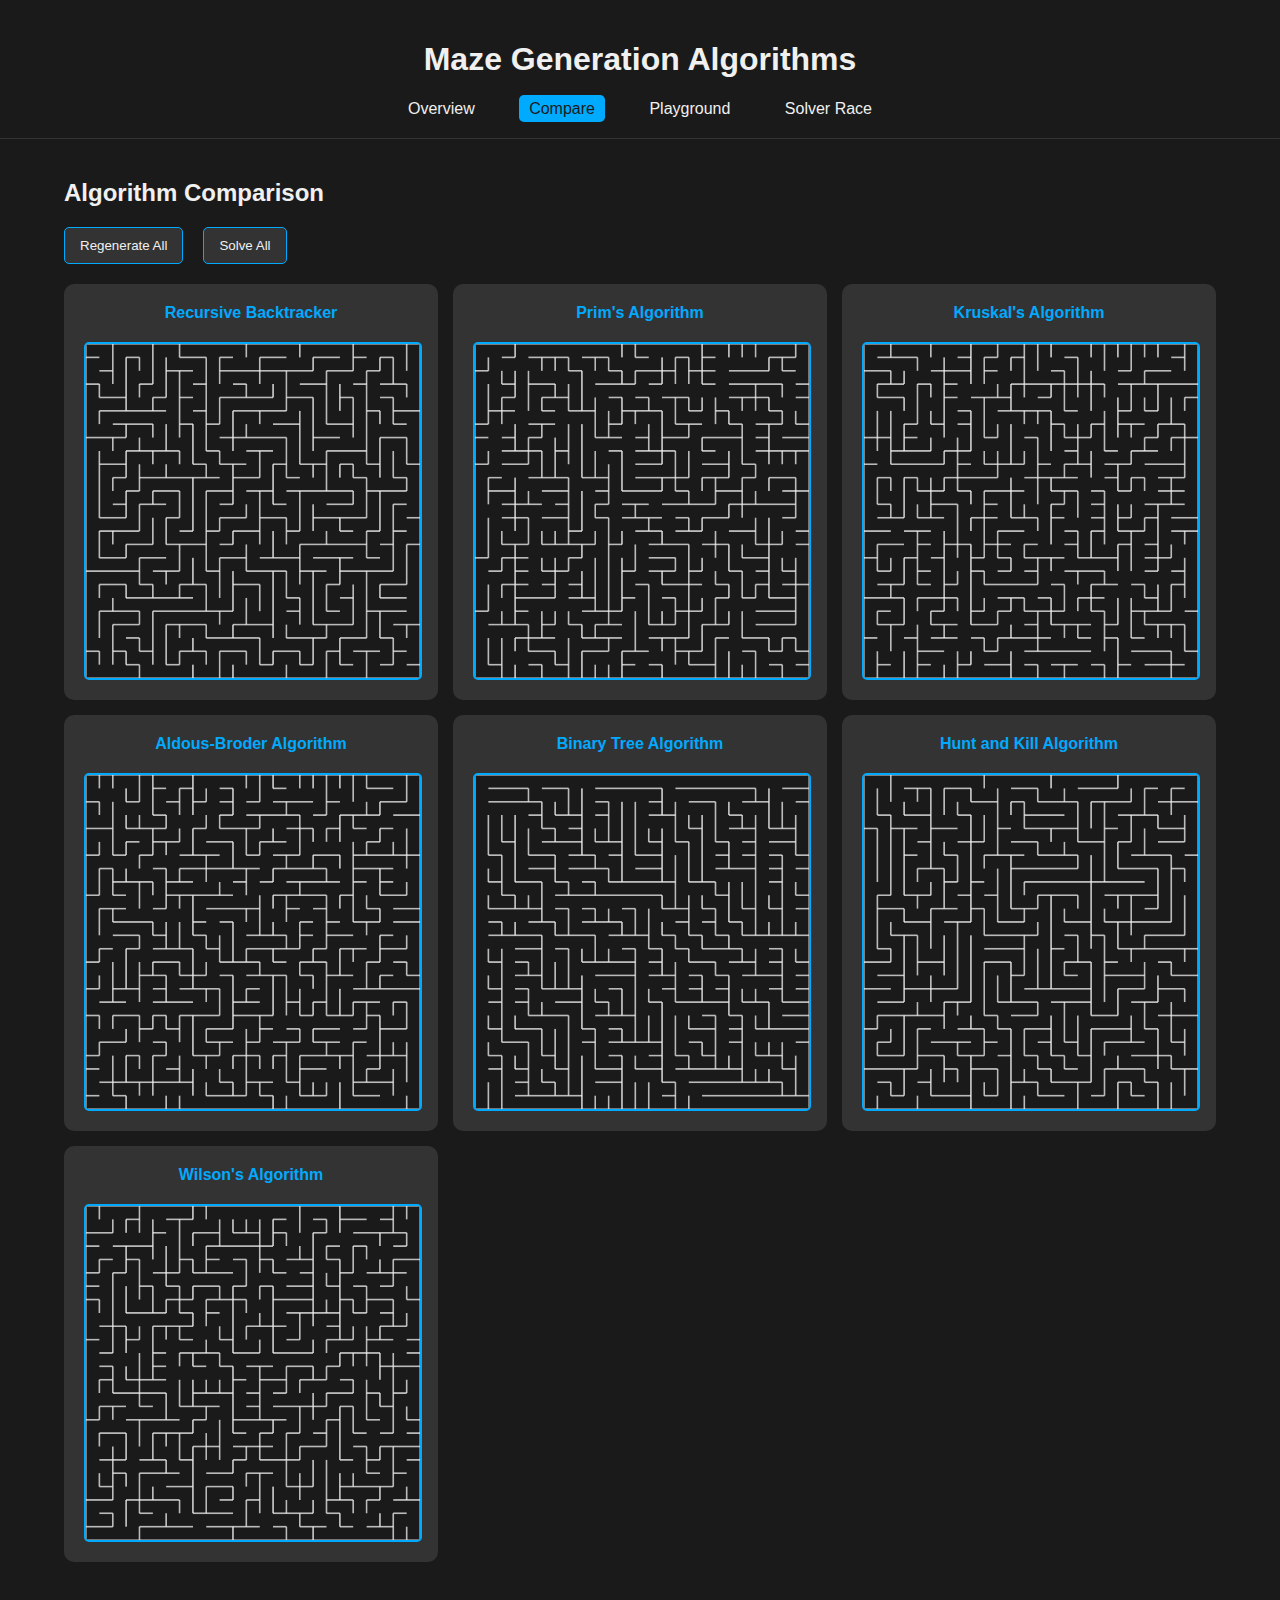
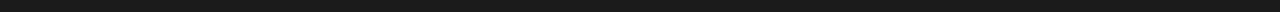
<file: compare.html>
<!DOCTYPE html>
<html lang="en">
<head>
    <meta charset="UTF-8">
    <meta name="viewport" content="width=device-width, initial-scale=1.0">
    <title>Compare Mazes</title>
    <link rel="preconnect" href="https://fonts.googleapis.com">
    <link rel="preconnect" href="https://fonts.gstatic.com" crossorigin>
    <link href="https://fonts.googleapis.com/css2?family=Poppins:wght@300;400;600&display=swap" rel="stylesheet">
    <link rel="stylesheet" href="css/style.css">
</head>
<body>
    <header>
        <h1>Maze Generation Algorithms</h1>
        <nav>
            <a href="index.html">Overview</a>
            <a href="compare.html" class="active">Compare</a>
            <a href="playground.html">Playground</a>
            <a href="solver-race.html">Solver Race</a>
        </nav>
    </header>
    <main>
        <h2>Algorithm Comparison</h2>
        <div class="controls">
            <button id="regenerate-all-btn">Regenerate All</button>
            <button id="solve-all-btn">Solve All</button>
        </div>
        <div id="compare-grid">
            <!-- Comparison grid will be dynamically inserted here -->
        </div>
    </main>
    <script src="js/compare.js" type="module"></script>
</body>
</html>
</file>
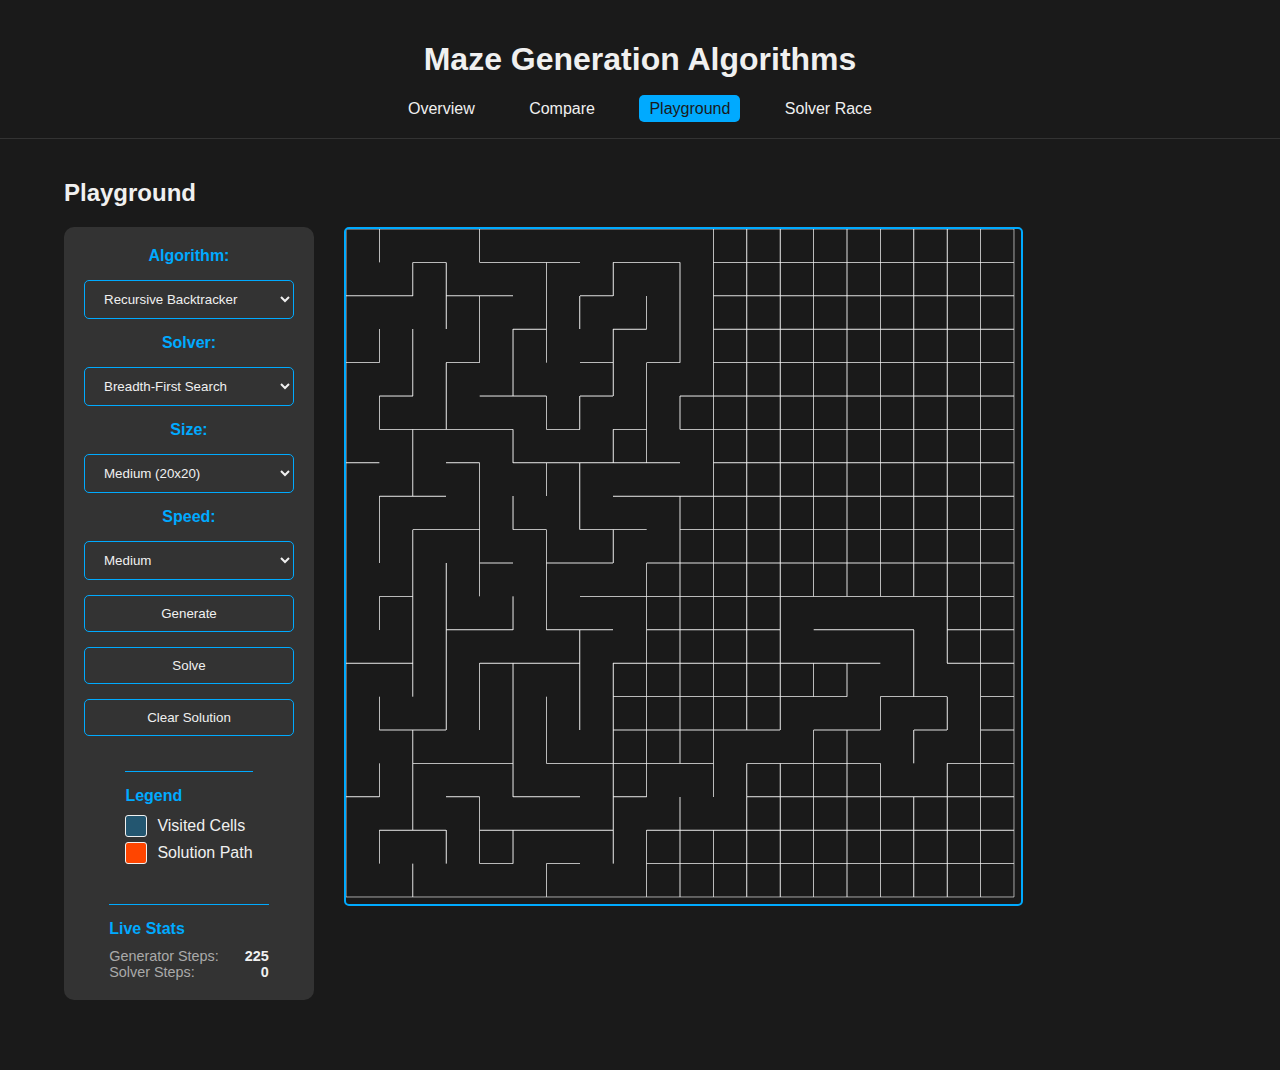
<file: playground.html>
<!DOCTYPE html>
<html lang="en">
<head>
    <meta charset="UTF-8">
    <meta name="viewport" content="width=device-width, initial-scale=1.0">
    <title>Playground</title>
    <link rel="stylesheet" href="css/style.css">
</head>
<body>
    <header>
        <h1>Maze Generation Algorithms</h1>
        <nav>
            <a href="index.html">Overview</a>
            <a href="compare.html">Compare</a>
            <a href="playground.html" class="active">Playground</a>
            <a href="solver-race.html">Solver Race</a>
        </nav>
    </header>
    <main>
        <h2>Playground</h2>
        <div id="playground-container">
            <div class="controls">
                <label for="algorithm-select">Algorithm:</label>
                <select id="algorithm-select"></select>

                <label for="solver-select">Solver:</label>
                <select id="solver-select"></select>

                <label for="size-select">Size:</label>
                <select id="size-select">
                    <option value="10">Small (10x10)</option>
                    <option value="20" selected>Medium (20x20)</option>
                    <option value="40">Large (40x40)</option>
                </select>

                <label for="speed-select">Speed:</label>
                <select id="speed-select">
                    <option value="1">Slow</option>
                    <option value="5" selected>Medium</option>
                    <option value="25">Fast</option>
                </select>

                <button id="generate-btn">Generate</button>
                <button id="solve-btn">Solve</button>
                <button id="clear-solution-btn">Clear Solution</button>

                <div id="legend">
                    <h4>Legend</h4>
                    <div class="legend-item">
                        <div class="legend-color" style="background-color: var(--visited-color);"></div>
                        <span>Visited Cells</span>
                    </div>
                    <div class="legend-item">
                        <div class="legend-color" style="background-color: var(--solution-color);"></div>
                        <span>Solution Path</span>
                    </div>
                </div>

                <div id="stats-container">
                    <h4>Live Stats</h4>
                    <div class="stats-item">
                        <span>Generator Steps:</span>
                        <span id="gen-steps">0</span>
                    </div>
                    <div class="stats-item">
                        <span>Solver Steps:</span>
                        <span id="solve-steps">0</span>
                    </div>
                </div>
            </div>
            <canvas id="maze-canvas"></canvas>
        </div>
    </main>
    <script src="js/playground.js" type="module"></script>
</body>
</html>
</file>
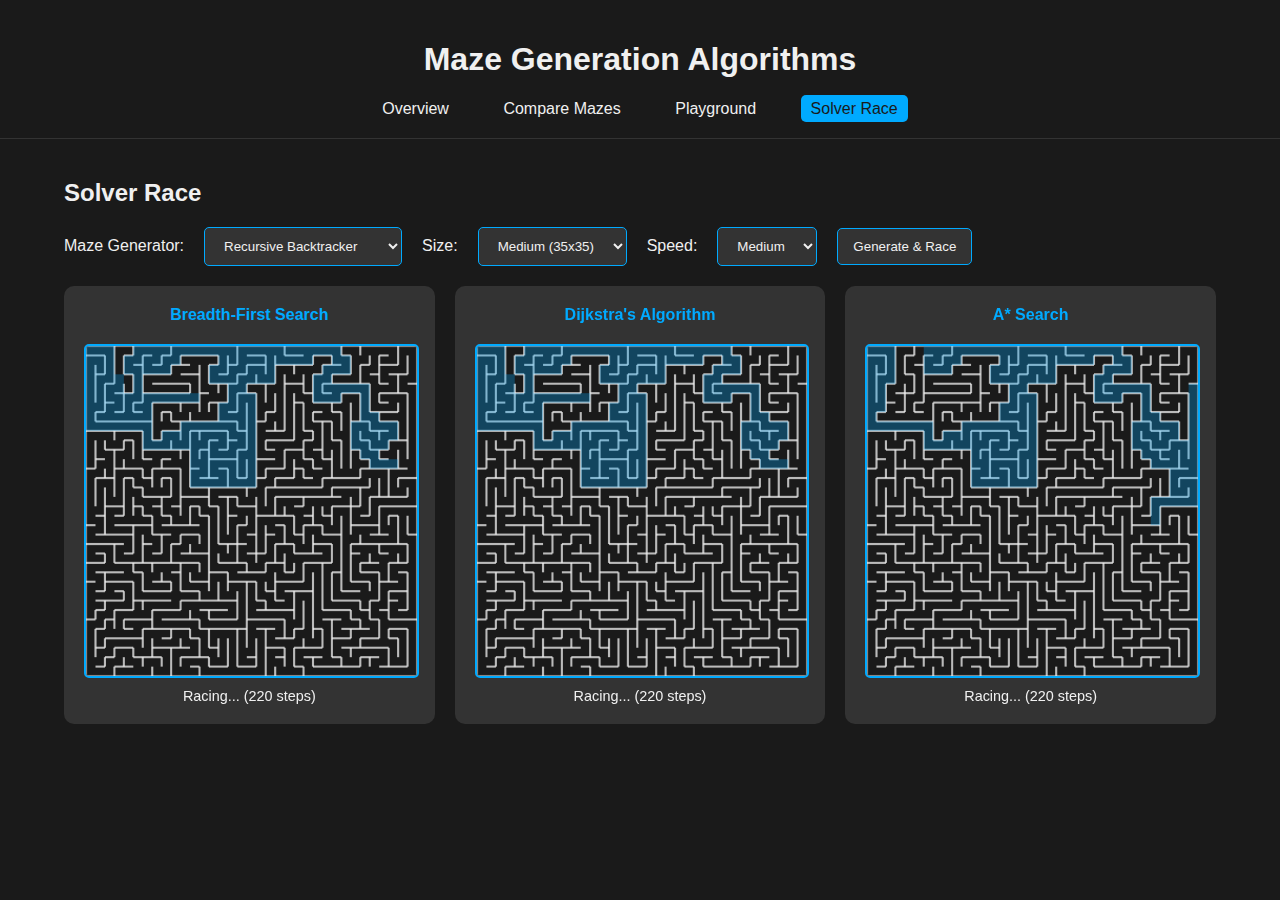
<file: solver-race.html>
<!DOCTYPE html>
<html lang="en">
<head>
    <meta charset="UTF-8">
    <meta name="viewport" content="width=device-width, initial-scale=1.0">
    <title>Solver Race</title>
    <link rel="stylesheet" href="css/style.css">
</head>
<body>
    <header>
        <h1>Maze Generation Algorithms</h1>
        <nav>
            <a href="index.html">Overview</a>
            <a href="compare.html">Compare Mazes</a>
            <a href="playground.html">Playground</a>
            <a href="solver-race.html" class="active">Solver Race</a>
        </nav>
    </header>
    <main>
        <h2>Solver Race</h2>
        <div class="controls">
            <label for="algorithm-select">Maze Generator:</label>
            <select id="algorithm-select"></select>

            <label for="size-select">Size:</label>
            <select id="size-select">
                <option value="20">Small (20x20)</option>
                <option value="35" selected>Medium (35x35)</option>
                <option value="50">Large (50x50)</option>
            </select>

            <label for="speed-select">Speed:</label>
            <select id="speed-select">
                <option value="1">Slow</option>
                <option value="5" selected>Medium</option>
                <option value="25">Fast</option>
            </select>

            <button id="race-btn">Generate & Race</button>
        </div>
        <div id="solver-grid" class="solver-race-grid">
            <!-- Solver comparisons will be dynamically inserted here -->
        </div>
    </main>
    <script src="js/solver-race.js" type="module"></script>
</body>
</html>
</file>
<file: css/style.css>
:root {
    --background-color: #1a1a1a;
    --text-color: #f0f0f0;
    --primary-color: #00aaff;
    --secondary-color: #333;
    --wall-color: #f0f0f0;
    --path-color: #1a1a1a;
    --solution-color: #ff4500;
    --visited-color: rgba(0, 170, 255, 0.3);
}

body {
    background-color: var(--background-color);
    color: var(--text-color);
    font-family: -apple-system, BlinkMacSystemFont, "Segoe UI", Roboto, Helvetica, Arial, sans-serif;
    margin: 0;
    display: flex;
    flex-direction: column;
    align-items: center;
}

header {
    width: 100%;
    text-align: center;
    padding: 20px 0;
    border-bottom: 1px solid var(--secondary-color);
}

nav {
    margin-top: 10px;
}

nav a {
    color: var(--text-color);
    text-decoration: none;
    margin: 0 15px;
    padding: 5px 10px;
    border-radius: 5px;
    transition: background-color 0.3s;
}

nav a.active, nav a:hover {
    background-color: var(--primary-color);
    color: var(--background-color);
}

main {
    width: 90%;
    max-width: 1200px;
    margin-top: 20px;
    padding-bottom: 50px;
}

canvas {
    background-color: var(--path-color);
    border: 2px solid var(--primary-color);
    border-radius: 5px;
    margin-top: 20px;
}

.controls {
    display: flex;
    gap: 20px;
    align-items: center;
    margin-bottom: 20px;
}

button, select {
    background-color: var(--secondary-color);
    color: var(--text-color);
    border: 1px solid var(--primary-color);
    padding: 10px 15px;
    border-radius: 5px;
    cursor: pointer;
    transition: background-color 0.3s;
}

button:hover, select:hover {
    background-color: var(--primary-color);
    color: var(--background-color);
}

#overview-container {
    display: grid;
    grid-template-columns: repeat(auto-fit, minmax(500px, 1fr));
    gap: 20px;
}

.algorithm-card {
    background-color: var(--secondary-color);
    padding: 20px;
    border-radius: 10px;
}

.algorithm-card h3 {
    margin-top: 0;
    color: var(--primary-color);
}

.mini-playground {
    display: flex;
    flex-direction: column;
    align-items: center;
    gap: 10px;
}

#compare-grid {
    display: grid;
    grid-template-columns: repeat(3, 1fr);
    gap: 15px;
}

.solver-race-grid {
    display: grid;
    grid-template-columns: repeat(auto-fit, minmax(350px, 1fr));
    gap: 20px;
}

.compare-item {
    background-color: var(--secondary-color);
    padding: 20px;
    border-radius: 10px;
    text-align: center;
}

.compare-item h4 {
    margin-top: 0;
    margin-bottom: 15px;
    color: var(--primary-color);
}

.compare-item p {
    margin-top: 10px;
    margin-bottom: 0;
    font-size: 0.9em;
    text-align: center;
}

.compare-item canvas {
    width: 100%;
    height: auto;
    display: block;
    aspect-ratio: 1 / 1;
}

#playground-container {
    display: grid;
    grid-template-columns: 250px 1fr;
    gap: 30px;
    align-items: start;
}

#playground-container .controls {
    display: flex;
    flex-direction: column;
    gap: 15px;
    background-color: var(--secondary-color);
    padding: 20px;
    border-radius: 10px;
}

#playground-container .controls label {
    font-weight: bold;
    color: var(--primary-color);
}

#playground-container .controls select,
#playground-container .controls button {
    width: 100%;
}

#playground-container #maze-canvas {
    width: 100%;
    height: auto;
    aspect-ratio: 1 / 1;
    max-width: 75vh; /* Max height to fit viewport */
    max-height: 75vh;
    margin: 0;
}

#legend {
    margin-top: 20px;
    padding-top: 15px;
    border-top: 1px solid var(--primary-color);
}

#legend h4 {
    margin-top: 0;
    margin-bottom: 10px;
    color: var(--primary-color);
}

.legend-item {
    display: flex;
    align-items: center;
    gap: 10px;
    margin-bottom: 5px;
}

.legend-color {
    width: 20px;
    height: 20px;
    border: 1px solid var(--text-color);
    border-radius: 3px;
}

#stats-container {
    margin-top: 20px;
    padding-top: 15px;
    border-top: 1px solid var(--primary-color);
}

#stats-container h4 {
    margin-top: 0;
    margin-bottom: 10px;
    color: var(--primary-color);
}

.stats-item {
    display: flex;
    justify-content: space-between;
    align-items: center;
    font-size: 0.9em;
}

.stats-item span:first-child {
    color: #aaa;
}

.stats-item span:last-child {
    font-weight: bold;
    min-width: 50px;
    text-align: right;
}
</file>
